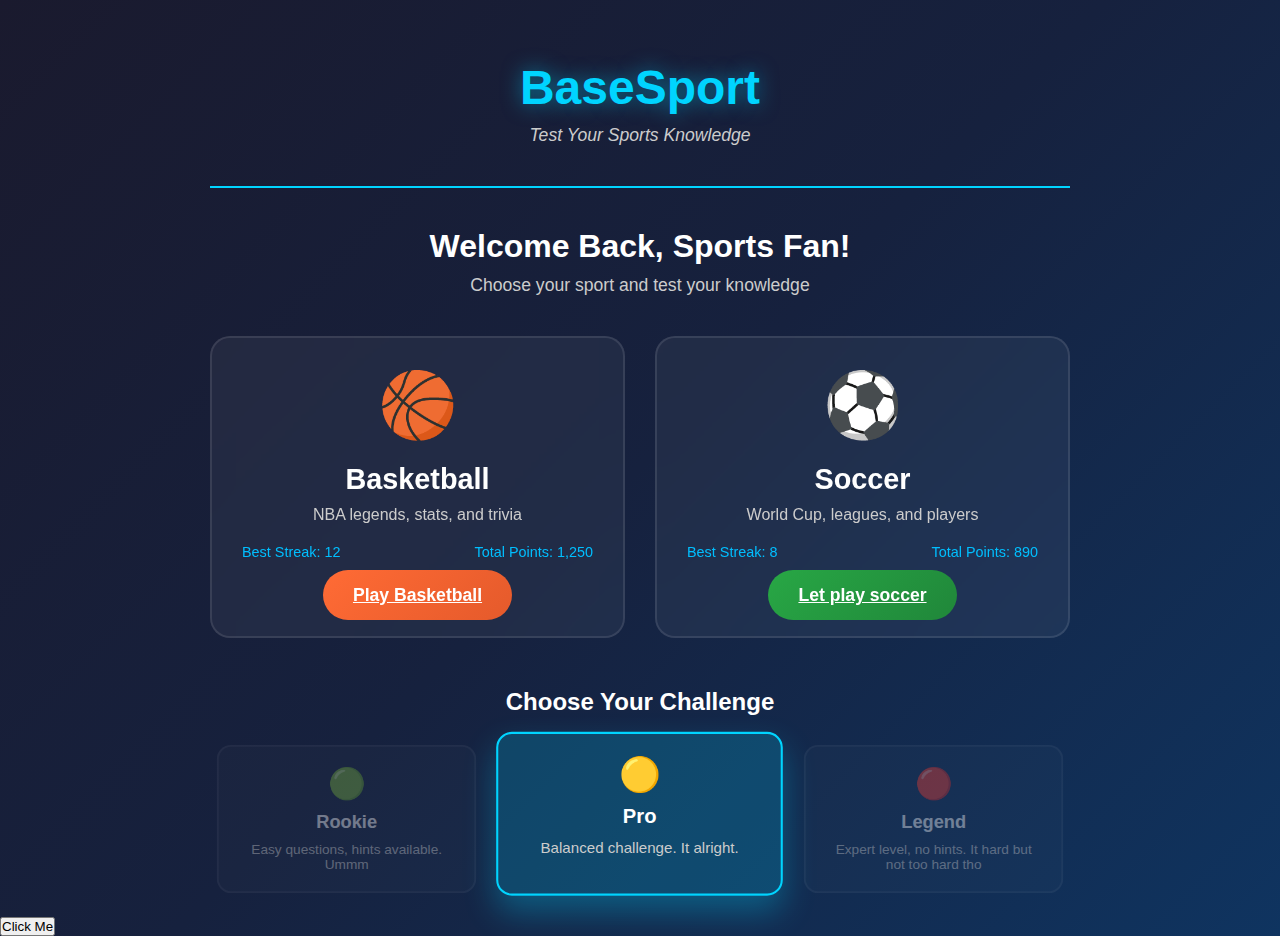
<file: index.html>
<!DOCTYPE html>
<html lang="en">
<head>
    <meta charset="UTF-8">
    <meta name="viewport" content="width=device-width, initial-scale=1.0">
    <title>BaseSport - Choose Your Sport</title>
    <link rel="stylesheet" href="index.css">
</head>
<body>
    <div class="app-container">
        <!-- Header -->
        <header class="header">
            <div class="logo">
                <h1>BaseSport</h1>
                <span class="tagline">Test Your Sports Knowledge</span>
            </div>
        </header>

        <!-- Welcome Section -->
        <main class="selection-area">
            <div class="welcome-section">
                <h2>Welcome Back, Sports Fan!</h2>
                <p>Choose your sport and test your knowledge</p>
            </div>

            <!-- Sport Cards -->
            <div class="sports-grid">
                <div class="sport-card basketball">
                    <div class="sport-icon">🏀</div>
                    <h3>Basketball</h3>
                    <p>NBA legends, stats, and trivia</p>
                    <div class="sport-stats">
                        <span>Best Streak: 12</span>
                        <span>Total Points: 1,250</span>
                    </div>
                    <a href="basketball-game.html" class="play-btn">Play Basketball</a>

                </div>

                <div class="sport-card soccer">
                    <div class="sport-icon">⚽</div>
                    <h3>Soccer</h3>
                    <p>World Cup, leagues, and players</p>
                    <div class="sport-stats">
                        <span>Best Streak: 8</span>
                        <span>Total Points: 890</span>
                    </div>
                    <a href="soccer-game/html" class="play-btn">Let play soccer</a>
                </div>
            </div>

            <!-- Difficulty Selection -->
            <div class="difficulty-section">
                <h3>Choose Your Challenge</h3>
                <div class="difficulty-options">
                    <button class="difficulty-btn easy">
                        <span class="difficulty-icon">🟢</span>
                        <span class="difficulty-name">Rookie</span>
                        <span class="difficulty-desc">Easy questions, hints available. Ummm</span>
                    </button>
                    <button class="difficulty-btn medium selected">
                        <span class="difficulty-icon">🟡</span>
                        <span class="difficulty-name">Pro</span>
                        <span class="difficulty-desc">Balanced challenge. It alright.</span>
                    </button>
                    <button class="difficulty-btn hard">
                        <span class="difficulty-icon">🔴</span>
                        <span class="difficulty-name">Legend</span>
                        <span class="difficulty-desc">Expert level, no hints. It hard but not too hard tho</span>
                    </button>
                </div>
            </div>
        </main>
    </div>
    <button onclick="showAlert()">Click Me</button>
    <script src="script.js"></script>
</body>
</html>
</file>
<file: index.css>
* {
    margin: 0;
    padding: 0;
    box-sizing: border-box;
}

body {
    font-family: 'Arial', sans-serif;
    background: linear-gradient(135deg, #1a1a2e 0%, #16213e 50%, #0f3460 100%);
    color: #ffffff;
    min-height: 100vh;
}

.app-container {
    max-width: 900px;
    margin: 0 auto;
    padding: 20px;
    min-height: 100vh;
}

/* Header */
.header {
    text-align: center;
    padding: 40px 0;
    border-bottom: 2px solid #00d4ff;
    margin-bottom: 40px;
}

.logo h1 {
    font-size: 3rem;
    color: #00d4ff;
    text-shadow: 0 0 20px rgba(0, 212, 255, 0.5);
    margin-bottom: 10px;
}

.tagline {
    font-size: 1.1rem;
    color: #cccccc;
    font-style: italic;
}

/* Welcome Section */
.welcome-section {
    text-align: center;
    margin-bottom: 40px;
}

.welcome-section h2 {
    font-size: 2rem;
    margin-bottom: 10px;
    color: #ffffff;
}

.welcome-section p {
    font-size: 1.1rem;
    color: #cccccc;
}

/* Sports Grid */
.sports-grid {
    display: grid;
    grid-template-columns: repeat(auto-fit, minmax(300px, 1fr));
    gap: 30px;
    margin-bottom: 50px;
}

.sport-card {
    background: rgba(255, 255, 255, 0.05);
    border-radius: 20px;
    padding: 30px;
    text-align: center;
    backdrop-filter: blur(10px);
    border: 2px solid rgba(255, 255, 255, 0.1);
    transition: all 0.3s ease;
    cursor: pointer;
}

.sport-card:hover {
    transform: translateY(-10px);
    border-color: #00d4ff;
    box-shadow: 0 20px 40px rgba(0, 212, 255, 0.2);
}

.sport-card.basketball:hover {
    border-color: #ff6b35;
    box-shadow: 0 20px 40px rgba(255, 107, 53, 0.2);
}

.sport-card.soccer:hover {
    border-color: #28a745;
    box-shadow: 0 20px 40px rgba(40, 167, 69, 0.2);
}

.sport-icon {
    font-size: 4rem;
    margin-bottom: 20px;
}

.sport-card h3 {
    font-size: 1.8rem;
    margin-bottom: 10px;
    color: #ffffff;
}

.sport-card p {
    color: #cccccc;
    margin-bottom: 20px;
    font-size: 1rem;
}

.sport-stats {
    display: flex;
    justify-content: space-between;
    margin-bottom: 25px;
    font-size: 0.9rem;
    color: #00bfff;
}

.play-btn {
    background: linear-gradient(135deg, #00d4ff, #0099cc);
    border: none;
    color: white;
    padding: 15px 30px;
    border-radius: 25px;
    font-size: 1.1rem;
    font-weight: bold;
    cursor: pointer;
    transition: all 0.3s ease;
    width: 100%;
}

.play-btn:hover {
    background: linear-gradient(135deg, #0099cc, #007399);
    transform: translateY(-2px);
}

.basketball .play-btn {
    background: linear-gradient(135deg, #ff6b35, #e55a2b);
}

.basketball .play-btn:hover {
    background: linear-gradient(135deg, #e55a2b, #cc4e24);
}

.soccer .play-btn {
    background: linear-gradient(135deg, #28a745, #20873a);
}

.soccer .play-btn:hover {
    background: linear-gradient(135deg, #20873a, #1e7e34);
}

/* Difficulty Section */
.difficulty-section {
    text-align: center;
}

.difficulty-section h3 {
    font-size: 1.5rem;
    margin-bottom: 25px;
    color: #ffffff;
}

.difficulty-options {
    display: grid;
    grid-template-columns: repeat(auto-fit, minmax(200px, 1fr));
    gap: 20px;
}

.difficulty-btn {
    background: rgba(255, 255, 255, 0.05);
    border: 2px solid rgba(255, 255, 255, 0.1);
    border-radius: 15px;
    padding: 20px;
    color: #ffffff;
    cursor: pointer;
    transition: all 0.3s ease;
    display: flex;
    flex-direction: column;
    align-items: center;
    gap: 10px;
}

.difficulty-btn:hover {
    background: rgba(255, 255, 255, 0.1);
    transform: translateY(-5px);
}

.difficulty-btn.selected {
    border-color: #00d4ff;
    background: rgba(0, 212, 255, 0.1);
}

.difficulty-icon {
    font-size: 2rem;
}

.difficulty-name {
    font-size: 1.2rem;
    font-weight: bold;
}

.difficulty-desc {
    font-size: 0.9rem;
    color: #cccccc;
}

/* Updated Selection States */
.difficulty-btn.selected {
    border-color: #00d4ff;
    background: rgba(0, 212, 255, 0.2);
    transform: scale(1.05) translateY(-5px);
    box-shadow: 0 15px 30px rgba(0, 212, 255, 0.3);
}

.difficulty-btn.easy.selected {
    border-color: #28a745;
    background: rgba(40, 167, 69, 0.2);
    box-shadow: 0 15px 30px rgba(40, 167, 69, 0.3);
}

.difficulty-btn.hard.selected {
    border-color: #dc3545;
    background: rgba(220, 53, 69, 0.2);
    box-shadow: 0 15px 30px rgba(220, 53, 69, 0.3);
}

/* Non-selected buttons become dimmed when one is selected */
.difficulty-options:has(.difficulty-btn.selected) .difficulty-btn:not(.selected) {
    opacity: 0.4;
    transform: scale(0.95);
}


/* Responsive */
@media (max-width: 600px) {
    .sports-grid {
        grid-template-columns: 1fr;
    }
    
    .difficulty-options {
        grid-template-columns: 1fr;
    }
    
    .sport-stats {
        flex-direction: column;
        gap: 5px;
    }
}

/* Answer States - Visual Feedback */
.answer-option.correct {
    background: linear-gradient(135deg, #28a745, #20c997);
    border-color: #28a745;
    transform: translateY(-2px);
    box-shadow: 0 8px 25px rgba(40, 167, 69, 0.4);
    animation: correctPulse 0.6s ease;
}

.answer-option.incorrect {
    background: linear-gradient(135deg, #dc3545, #c82333);
    border-color: #dc3545;
    opacity: 0.7;
    animation: incorrectShake 0.5s ease;
}

.answer-option.disabled {
    pointer-events: none;
    opacity: 0.5;
}

/* Animations for answer feedback */
@keyframes correctPulse {
    0% { transform: scale(1) translateY(0); }
    50% { transform: scale(1.05) translateY(-4px); }
    100% { transform: scale(1) translateY(-2px); }
}

@keyframes incorrectShake {
    0%, 100% { transform: translateX(0); }
    25% { transform: translateX(-5px); }
    75% { transform: translateX(5px); }
}

/* Points Animation */
.stat-value.points-increase {
    animation: pointsGlow 1s ease;
}

@keyframes pointsGlow {
    0% { 
        transform: scale(1);
        color: #ff6b35;
    }
    50% { 
        transform: scale(1.2);
        color: #00d4ff;
        text-shadow: 0 0 20px rgba(0, 212, 255, 0.8);
    }
    100% { 
        transform: scale(1);
        color: #ff6b35;
    }
}

/* Show achievement popup */
.achievement-popup.show {
    display: block;
}
</file>
